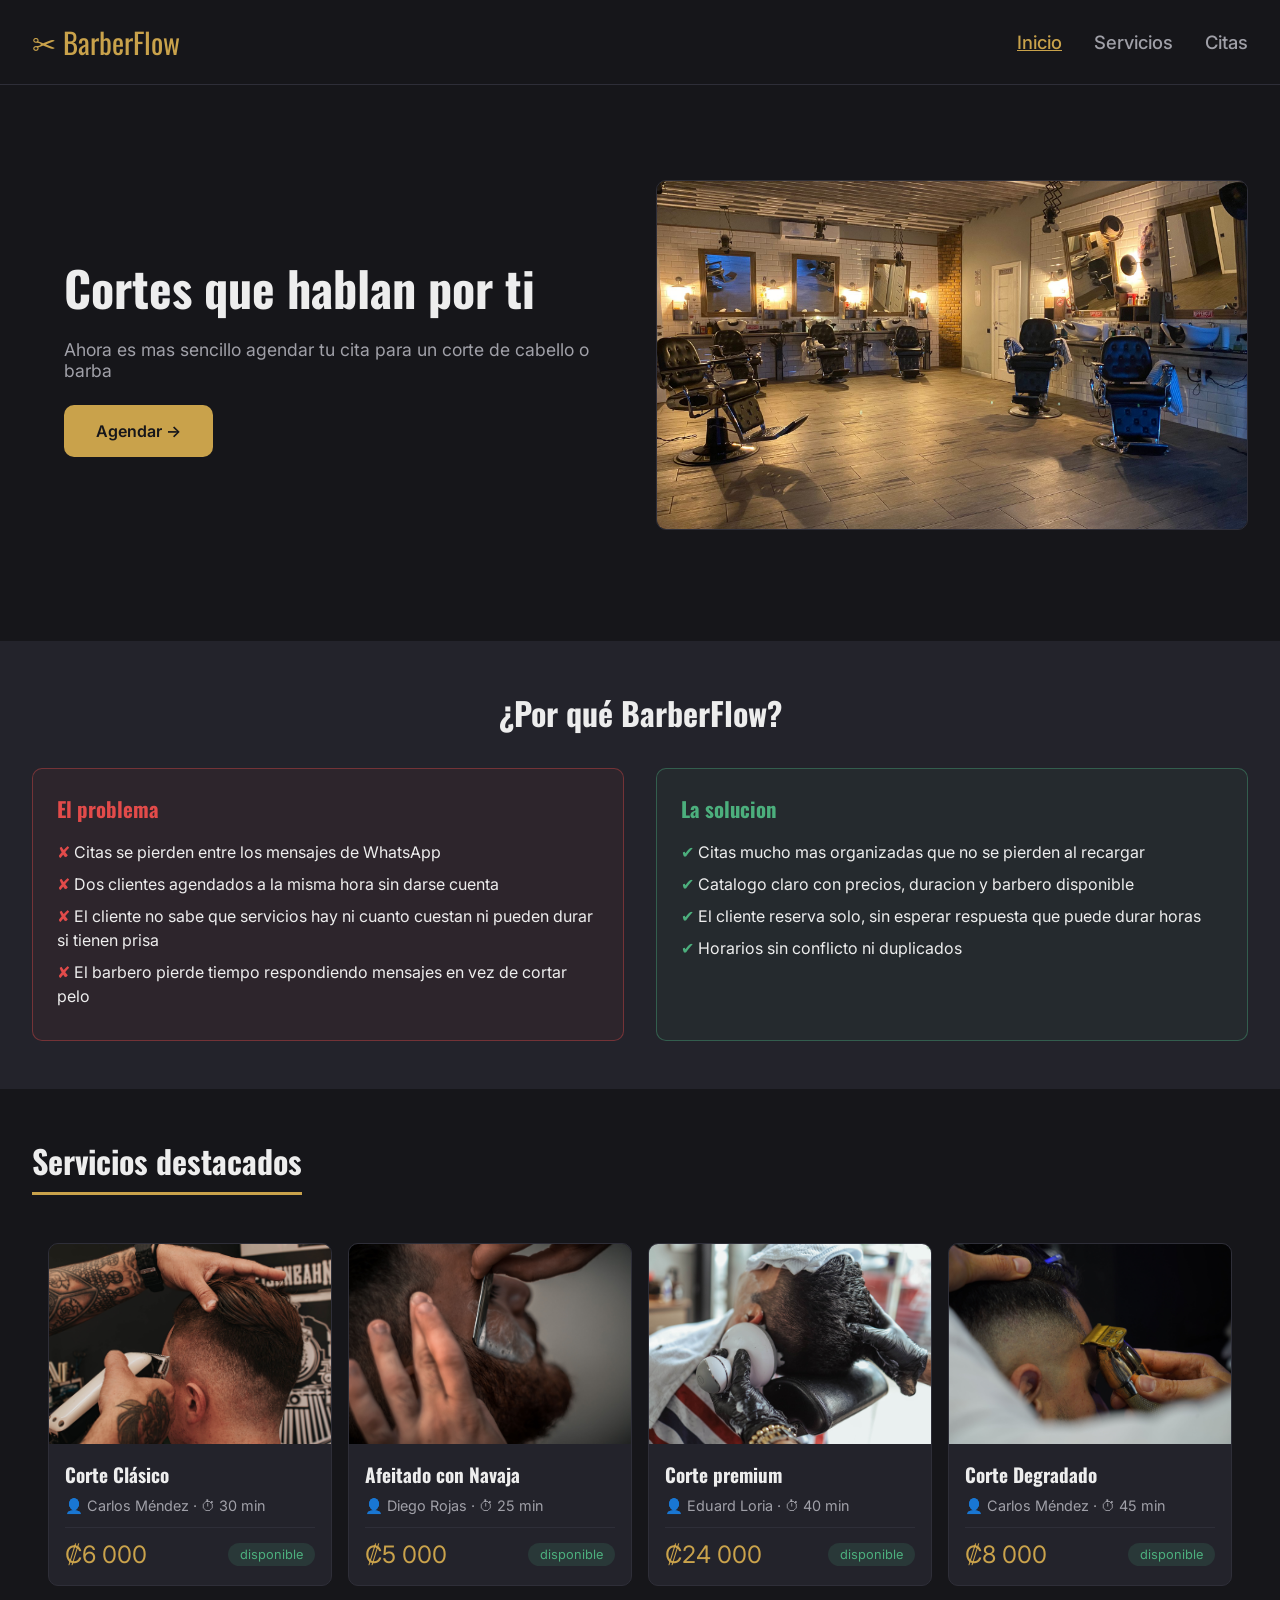
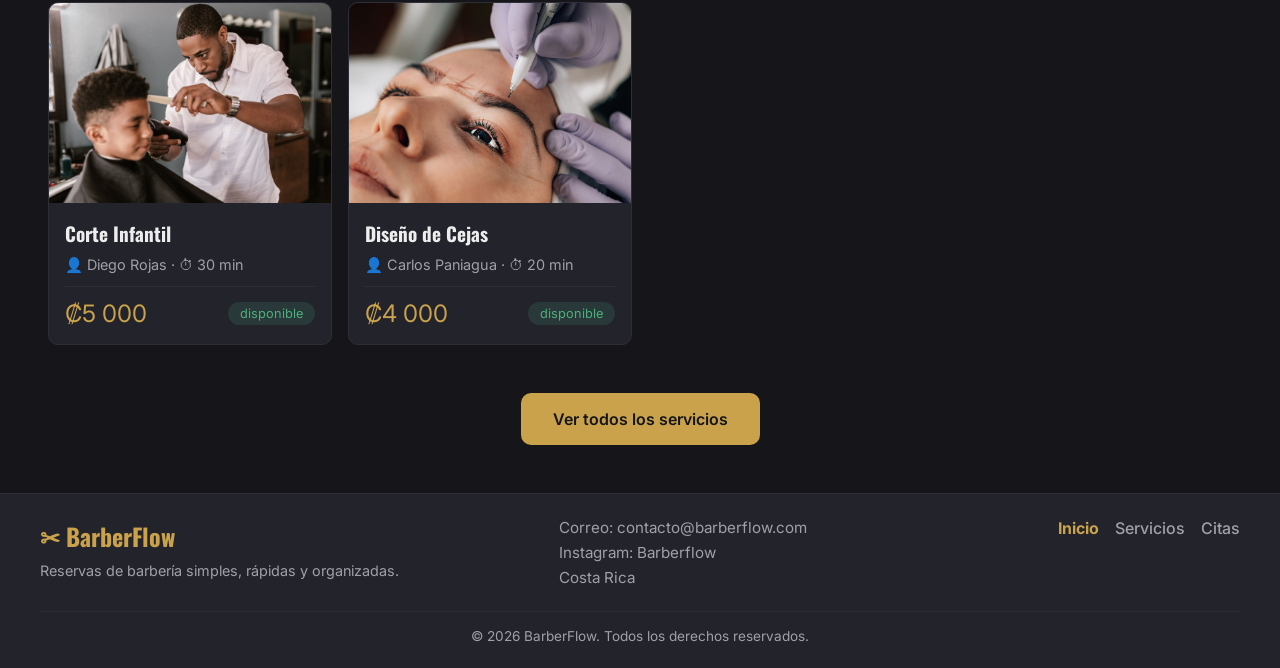
<file: index.html>
<!DOCTYPE html>
<html lang="es">
    <head>
        <meta charset="UTF-8">
        <meta name="viewport" content="width=device-width, initial-scale=1.0">
        <meta name = "description"
        content="BarberFlow es un sitio web el cual servira para agendar citas online y poder seleccionar el tipo de corte que se haran los clientes">
        <link rel="stylesheet" href="CSS/style.css">
        <title>BarberFlow</title>
    </head>

    <body>
        <header class="header">
            <a href="index.html" class="navbar__logo">✂ BarberFlow</a>
            <nav class="navbar">
                <ul class="navbar__menu">
                    <li><a href="index.html" class="navbar__link navbar__link--activo">Inicio</a></li>
                    <li><a href="servicios.html" class="navbar__link">Servicios</a></li>
                    <li><a href="citas.html" class="navbar__link">Citas</a></li>
                </ul>
            </nav>
        </header>
        
        <main>
            <section class="hero">
                <div class="hero--texto">
                <h1>Cortes que hablan por ti</h1>
                <p>Ahora es mas sencillo agendar tu cita para un corte de cabello o barba</p>
                <a href="citas.html" class="btn btn--primario">Agendar →</a>
                </div>

                <div class="hero--imagen">
                    <img src="img/barberia.jpg"
                        alt="Imagen representativa de una barberia" width="875">
                </div>


            </section>

                <section class="problem-solution">

                    <h2>¿Por qué BarberFlow?</h2>

                    <div class="problem-card">
                        <h3>El problema</h3>
                        <ul>
                            <li>Citas se pierden entre los mensajes de WhatsApp</li>
                            <li>Dos clientes agendados a la misma hora sin darse cuenta</li>
                            <li>El cliente no sabe que servicios hay ni cuanto cuestan ni pueden durar si tienen prisa</li>
                            <li>El barbero pierde tiempo respondiendo mensajes en vez de cortar pelo</li>
                        </ul>
                    </div>

                    <div class="solution-card">
                        <h3>La solucion</h3>
                        <ul>
                            <li>Citas mucho mas organizadas que no se pierden al recargar</li>
                            <li>Catalogo claro con precios, duracion y barbero disponible</li>
                            <li>El cliente reserva solo, sin esperar respuesta que puede durar horas</li>
                            <li>Horarios sin conflicto ni duplicados</li>
                        </ul>
                    </div>

                </section>
                
                <section class="servicios-destacados">
                    <h2>Servicios destacados</h2>

                    <div class="servicios-grid" id="servicios-destacados-grid"></div>

                    <div class="btn-ver-mas">
                        <a href="servicios.html" class="btn btn--primario">
                            Ver todos los servicios
                        </a>
                    </div>
                </section>
        </main>

        <footer class="footer">
    <div class="footer__contenido">

        <div class="footer__marca">
            <h3>✂ BarberFlow</h3>
            <p>Reservas de barbería simples, rápidas y organizadas.</p>
        </div>

        <address class="footer__contacto">
                <span>Correo: contacto@barberflow.com</span>
                <span>Instagram: Barberflow</span>
                <span>Costa Rica</span>
            </address>

        <nav class="footer__nav">
            <a href="index.html" class="footer__link footer__link--activo">Inicio</a>
            <a href="servicios.html" class="footer__link">Servicios</a>
            <a href="citas.html" class="footer__link">Citas</a>
        </nav>

    </div>

    <p class="footer__copy">
        &copy; 2026 BarberFlow. Todos los derechos reservados.
    </p>
</footer>
        <script src="JS/main.js"></script>
    </body>
</html>
</file>
<file: CSS/style.css>
@import url('https://fonts.googleapis.com/css2?family=Oswald:wght@400;500;600&family=Inter:wght@400;500;600&display=swap');

/* ============================= */
/* VARIABLES GENERALES */
/* ============================= */

:root {
    --color-fondo: #16161A;
    --color-superficie: #23232B;
    --color-borde: #2E2E38;
    --color-acentoDorado: #C9A24B;
    --color-textoPrincipal: #ededed;
    --color-textoSuave: #A0A0A8;

    --fuente-titulos: 'Oswald', sans-serif;
    --fuente-cuerpo: 'Inter', sans-serif;

    --radio: 10px;
}

/* ============================= */
/* RESET BÁSICO */
/* ============================= */

* {
    margin: 0;
    padding: 0;
    box-sizing: border-box;
}

body {
    background-color: var(--color-fondo);
    color: var(--color-textoPrincipal);
    font-family: var(--fuente-cuerpo);
}

img {
    max-width: 100%;
    display: block;
}

/* ============================= */
/* HEADER Y NAVEGACIÓN */
/* ============================= */

.header {
    display: flex;
    justify-content: space-between;
    align-items: center;
    padding: 1.3rem 2rem;
    border-bottom: 1px solid var(--color-borde);
}

.navbar__logo {
    color: var(--color-acentoDorado);
    font-family: var(--fuente-titulos);
    font-size: 1.8rem;
    text-decoration: none;
}

.navbar__menu {
    list-style: none;
    display: flex;
    gap: 2rem;
}

.navbar__link {
    color: var(--color-textoSuave);
    text-decoration: none;
    font-size: 1.15rem;
    font-family: var(--fuente-cuerpo);
    font-weight: 500;
    transition: color 0.3s ease;
}

.navbar__link:hover {
    color: var(--color-acentoDorado);
}

.navbar__link--activo {
    color: var(--color-acentoDorado);
    text-decoration: underline;
}

/* ============================= */
/* BOTONES GENERALES */
/* ============================= */

.btn--primario {
    display: inline-block;
    background-color: var(--color-acentoDorado);
    color: var(--color-fondo);
    padding: 1rem 2rem;
    border-radius: var(--radio);
    text-decoration: none;
    font-weight: 600;
    border: none;
    cursor: pointer;
    text-align: center;
    transition: background-color 0.3s ease, transform 0.2s ease;
}

.btn--primario:hover {
    background-color: #e0b957;
    transform: translateY(-2px);
}

.btn--primario:active {
    transform: translateY(0);
}

.btn--secundario {
    background-color: transparent;
    color: var(--color-acentoDorado);
    border: 1px solid var(--color-acentoDorado);
    padding: 0.75rem 1.5rem;
    border-radius: var(--radio);
    cursor: pointer;
    font-weight: 600;
    text-align: center;
    transition: background-color 0.3s ease, color 0.3s ease, transform 0.2s ease;
}

.btn--secundario:hover {
    background-color: var(--color-acentoDorado);
    color: var(--color-fondo);
    transform: translateY(-2px);
}

.btn--secundario:active {
    transform: translateY(0);
}

/* ============================= */
/* PÁGINA DE INICIO */
/* ============================= */

.hero {
    display: grid;
    grid-template-columns: 1fr 1fr;
    align-items: center;
    padding: 5rem 2rem;
    min-height: 60vh;
    gap: 2rem;
}

.hero--texto {
    padding-left: 2rem;
}

.hero h1 {
    font-family: var(--fuente-titulos);
    font-size: 3rem;
    color: var(--color-textoPrincipal);
    margin-bottom: 1rem;
}

.hero p {
    color: var(--color-textoSuave);
    font-size: 1.1rem;
    margin-bottom: 1.5rem;
}

.hero--imagen {
    background-color: var(--color-superficie);
    border: 1px solid var(--color-borde);
    border-radius: var(--radio);
    height: 350px;
    display: flex;
    align-items: center;
    justify-content: center;
    overflow: hidden;
}

.hero--imagen img {
    width: 100%;
    height: 100%;
    object-fit: cover;
}

/* ============================= */
/* PROBLEMA Y SOLUCIÓN */
/* ============================= */

.problem-solution {
    display: grid;
    grid-template-columns: 1fr 1fr;
    gap: 2rem;
    padding: 3rem 2rem;
    margin-top: 1rem;
    background-color: var(--color-superficie);
}

.problem-solution h2 {
    grid-column: 1 / -1;
    font-family: var(--fuente-titulos);
    text-align: center;
    font-size: 2rem;
}

.section-description {
    grid-column: 1 / -1;
    color: var(--color-textoSuave);
    text-align: center;
    max-width: 850px;
    margin: 0 auto;
    line-height: 1.6;
}

.problem-card,
.solution-card {
    border-radius: var(--radio);
    padding: 1.5rem;
    border: 1px solid transparent;
}

.problem-card {
    background-color: rgba(226, 75, 74, 0.05);
    border-color: rgba(226, 75, 74, 0.4);
}

.problem-card h3 {
    color: #E24B4A;
    font-family: var(--fuente-titulos);
    font-size: 1.3rem;
    margin-bottom: 1rem;
}

.problem-card ul,
.solution-card ul {
    list-style: none;
}

.problem-card li,
.solution-card li {
    margin-bottom: 0.5rem;
    line-height: 1.5;
}

.problem-card li::before {
    content: "✘  ";
    color: #E24B4A;
}

.solution-card {
    background-color: rgba(76, 175, 125, 0.05);
    border-color: rgba(76, 175, 125, 0.4);
}

.solution-card h3 {
    color: #4CAF7D;
    font-family: var(--fuente-titulos);
    font-size: 1.3rem;
    margin-bottom: 1rem;
}

.solution-card li::before {
    content: "✔  ";
    color: #4CAF7D;
}

/* ============================= */
/* SERVICIOS DESTACADOS */
/* ============================= */

.servicios-destacados {
    padding: 3rem 2rem;
}

.servicios-destacados h2 {
    font-family: var(--fuente-titulos);
    font-size: 2rem;
    color: var(--color-textoPrincipal);
    margin-bottom: 2rem;
    padding-bottom: 0.5rem;
    border-bottom: 3px solid var(--color-acentoDorado);
    display: inline-block;
}

.btn-ver-mas {
    text-align: center;
    margin-top: 2rem;
}

/* ============================= */
/* TARJETAS DE SERVICIOS */
/* ============================= */

.servicios-grid {
    display: grid;
    grid-template-columns: repeat(auto-fill, minmax(280px, 1fr));
    gap: 1rem;
    padding: 1rem;
}

.servicio-card {
    background-color: var(--color-superficie);
    border: 1px solid var(--color-borde);
    border-radius: var(--radio);
    overflow: hidden;
    transition: border-color 0.3s ease, transform 0.2s ease;
}

.servicio-card:hover {
    border-color: var(--color-acentoDorado);
    transform: translateY(-2px);
}

.servicio-card__image {
    height: 200px;
    overflow: hidden;
}

.servicio-card__image img {
    width: 100%;
    height: 100%;
    object-fit: cover;
}

.servicio-card__body {
    padding: 1rem;
}

.servicio-card__body h3 {
    font-family: var(--fuente-titulos);
    font-size: 1.2rem;
    margin-bottom: 0.5rem;
}

.servicio-card__body p {
    color: var(--color-textoSuave);
    font-size: 0.9rem;
    margin-bottom: 0.25rem;
}

.servicio-card__meta {
    color: var(--color-textoSuave);
    font-size: 0.85rem;
    margin: 0.5rem 0;
}

.servicio-card__footer {
    display: flex;
    justify-content: space-between;
    align-items: center;
    gap: 1rem;
    margin-top: 0.75rem;
    padding-top: 0.75rem;
    border-top: 1px solid var(--color-borde);
}

.servicio-card__precio {
    color: var(--color-acentoDorado);
    font-size: 1.5rem;
}

/* Estados de servicios */
.estado-disponible,
.estado-no-disponible {
    padding: 0.25rem 0.75rem;
    border-radius: 20px;
    font-size: 0.8rem;
    white-space: nowrap;
}

.estado-disponible {
    background-color: rgba(76, 175, 125, 0.15);
    color: #4CAF7D;
}

.estado-no-disponible {
    background-color: rgba(226, 75, 74, 0.15);
    color: #E24B4A;
}

/* Botón para agregar servicio a cita */
.agregar-cita-btn {
    width: 100%;
    margin-top: 1rem;
    padding: 0.75rem 1rem;
    border: 1px solid var(--color-acentoDorado);
    border-radius: var(--radio);
    background-color: var(--color-acentoDorado);
    color: var(--color-fondo);
    font-family: var(--fuente-cuerpo);
    font-size: 0.95rem;
    font-weight: 700;
    cursor: pointer;
    transition: transform 0.2s ease, background-color 0.3s ease, box-shadow 0.3s ease;
}

.agregar-cita-btn:hover {
    transform: translateY(-2px);
    box-shadow: 0 4px 12px rgba(201, 162, 75, 0.35);
}

.agregar-cita-btn:active {
    transform: translateY(0);
}

/* ============================= */
/* ENCABEZADO INTERNO DE PÁGINAS */
/* ============================= */

.page-header {
    background-color: var(--color-superficie);
    padding: 3rem 2rem;
    margin-bottom: 1rem;
}

.page-header h1 {
    font-family: var(--fuente-titulos);
    font-size: 3rem;
    color: var(--color-textoPrincipal);
    margin-bottom: 1rem;
}

.page-header p {
    color: var(--color-textoSuave);
    font-size: 1.1rem;
    margin-bottom: 1.5rem;
    line-height: 1.6;
}

/* ============================= */
/* PÁGINA DE SERVICIOS */
/* ============================= */

.busqueda-section {
    padding: 1rem;
    display: flex;
    flex-direction: column;
    gap: 1rem;
}

.busqueda-section label {
    display: block;
    color: var(--color-textoPrincipal);
    font-weight: 600;
    margin-bottom: 0.5rem;
}

.busqueda-section input {
    width: 100%;
    background-color: var(--color-superficie);
    border: 1px solid var(--color-borde);
    border-radius: var(--radio);
    color: var(--color-textoPrincipal);
    padding: 0.75rem;
    font-family: var(--fuente-cuerpo);
    font-size: 1.2rem;
}

.busqueda-section input:focus {
    outline: none;
    border-color: var(--color-acentoDorado);
}

/* Filtros de servicios */
.filtros {
    display: flex;
    gap: 1rem;
    flex-wrap: wrap;
}

.filtro-btn {
    background-color: var(--color-superficie);
    border: 1px solid var(--color-borde);
    border-radius: 20px;
    color: var(--color-textoSuave);
    padding: 1rem 1.6rem;
    cursor: pointer;
    transition: border-color 0.3s ease, color 0.3s ease, transform 0.2s ease;
    font-size: 1rem;
}

.filtro-btn:hover {
    border-color: var(--color-acentoDorado);
    color: var(--color-textoPrincipal);
    transform: translateY(-2px);
}

.filtro-btn--activo {
    background-color: var(--color-acentoDorado);
    color: var(--color-fondo);
    border-color: var(--color-acentoDorado);
    font-weight: 600;
}

/* Estado vacío de búsqueda */
#sin-resultados {
    display: none;
    color: var(--color-textoSuave);
    text-align: center;
    padding: 1rem;
}

/* Estadísticas */
.estadisticas {
    display: grid;
    grid-template-columns: 1fr 1fr 1fr;
    gap: 2rem;
    padding: 1rem;
    margin: 1rem;
    background-color: var(--color-superficie);
    border: 1px solid var(--color-borde);
    border-radius: 15px;
}

.estadistica {
    text-align: center;
}

.estadistica span {
    font-size: 2rem;
    color: var(--color-acentoDorado);
    font-family: var(--fuente-titulos);
    display: block;
}

.estadistica p {
    color: var(--color-textoSuave);
    font-size: 0.85rem;
}

/* Botón de favoritos */
.favorito-btn {
    background-color: var(--color-superficie);
    border: 1px solid var(--color-borde);
    border-radius: 50%;
    width: 36px;
    height: 36px;
    font-size: 1.1rem;
    cursor: pointer;
    transition: all 0.2s ease;
    display: flex;
    align-items: center;
    justify-content: center;
    float: right;
}

.favorito-btn:hover {
    border-color: #E24B4A;
    transform: scale(1.1);
}

.favorito-activo {
    background-color: rgba(226, 75, 74, 0.15);
    border-color: #E24B4A;
    color: #E24B4A;
}

/* ============================= */
/* CATÁLOGO DE PRODUCTOS */
/* ============================= */

.catalogo-productos {
    padding: 3rem 2rem;
    border-top: 1px solid var(--color-borde);
    margin-top: 2rem;
}

.catalogo-productos h2 {
    font-family: var(--fuente-titulos);
    font-size: 2rem;
    margin-bottom: 0.5rem;
}

.catalogo-aviso {
    color: var(--color-textoSuave);
    font-size: 0.9rem;
    margin-bottom: 2rem;
    padding: 0.75rem 1rem;
    background-color: var(--color-superficie);
    border-radius: var(--radio);
    border-left: 3px solid var(--color-acentoDorado);
}

.productos-grid {
    display: grid;
    grid-template-columns: repeat(auto-fill, minmax(220px, 1fr));
    gap: 1rem;
}

.producto-card {
    background-color: var(--color-superficie);
    border: 1px solid var(--color-borde);
    border-radius: var(--radio);
    overflow: hidden;
    transition: border-color 0.3s ease, transform 0.2s ease;
}

.producto-card:hover {
    border-color: var(--color-acentoDorado);
    transform: translateY(-2px);
}

.producto-card__imagen {
    height: 160px;
    overflow: hidden;
    background-color: var(--color-fondo);
}

.producto-card__imagen img {
    width: 100%;
    height: 100%;
    object-fit: cover;
}

.producto-card__body {
    padding: 1rem;
}

.producto-card__body h3 {
    font-family: var(--fuente-titulos);
    font-size: 1.1rem;
    margin-bottom: 0.5rem;
}

.producto-card__body p {
    color: var(--color-textoSuave);
    font-size: 0.85rem;
    margin-bottom: 0.75rem;
    line-height: 1.5;
}

.producto-card__precio {
    color: var(--color-acentoDorado);
    font-size: 1.2rem;
    font-weight: 600;
}

/* ============================= */
/* PÁGINA DE CITAS */
/* ============================= */

.citas-layout {
    display: grid;
    grid-template-columns: 2fr 1fr;
    gap: 2rem;
    padding: 2rem;
    align-items: start;
}

.form-cita,
.resumen-cita,
.citas-registradas {
    background-color: var(--color-superficie);
    border: 1px solid var(--color-borde);
    border-radius: var(--radio);
    padding: 1.5rem;
}

.form-cita h2,
.resumen-cita h2,
.citas-registradas h2 {
    font-family: var(--fuente-titulos);
    color: var(--color-textoPrincipal);
    margin-bottom: 1rem;
}

.form-seccion-titulo {
    margin-top: 2rem;
    padding-top: 1.25rem;
    border-top: 1px solid var(--color-borde);
    font-family: var(--fuente-titulos);
    color: var(--color-textoPrincipal);
}

/* Formulario */
.form-grupo {
    display: flex;
    flex-direction: column;
    gap: 0.4rem;
    margin-bottom: 1rem;
}

.form-grupo label {
    color: var(--color-textoPrincipal);
    font-weight: 600;
}

.form-grupo input,
.form-grupo select,
.form-grupo textarea {
    background-color: var(--color-fondo);
    border: 1px solid var(--color-borde);
    border-radius: var(--radio);
    color: var(--color-textoPrincipal);
    padding: 0.75rem;
    font-family: var(--fuente-cuerpo);
}

.form-grupo input:focus,
.form-grupo select:focus,
.form-grupo textarea:focus {
    outline: none;
    border-color: var(--color-acentoDorado);
}

/* Validación visual de campos */
.form-grupo input.input-error,
.form-grupo select.input-error,
.form-grupo textarea.input-error {
    border-color: #ff6b6b;
}

.form-grupo input.input-success,
.form-grupo select.input-success,
.form-grupo textarea.input-success {
    border-color: #4CAF7D;
}

.form-cita .campos-dobles {
    display: grid;
    grid-template-columns: 1fr 1fr;
    gap: 1rem;
}

.mensaje-error {
    color: #ff6b6b;
    font-size: 0.85rem;
    min-height: 1rem;
}

.mensaje-formulario {
    margin-top: 1rem;
    color: var(--color-acentoDorado);
    font-weight: 600;
}

/* Acciones del formulario */
.acciones-form {
    display: flex;
    gap: 1rem;
    flex-wrap: wrap;
    margin-top: 1rem;
}

.acciones-form .btn--primario {
    padding: 0.9rem 2.5rem;
    font-size: 1rem;
}

/* Selector de servicios */
.servicio-selector {
    display: grid;
    grid-template-columns: 1fr auto;
    gap: 1rem;
    align-items: center;
}

.servicios-agregados {
    margin-top: 1rem;
}

.servicios-agregados h3 {
    font-family: var(--fuente-titulos);
    font-size: 1.2rem;
    margin-bottom: 0.75rem;
}

.servicios-cita {
    display: grid;
    gap: 0.75rem;
}

.servicio-agregado-item {
    display: flex;
    justify-content: space-between;
    align-items: center;
    gap: 1rem;
    background-color: var(--color-fondo);
    border: 1px solid var(--color-borde);
    border-radius: var(--radio);
    padding: 0.75rem;
}

.servicio-agregado-info {
    display: flex;
    flex-direction: column;
    gap: 0.25rem;
}

.servicio-agregado-info strong {
    color: var(--color-textoPrincipal);
}

.servicio-agregado-info span {
    color: var(--color-acentoDorado);
    font-weight: 600;
}

.btn-quitar-servicio {
    background-color: transparent;
    color: #ff6b6b;
    border: 1px solid rgba(255, 107, 107, 0.5);
    border-radius: var(--radio);
    padding: 0.4rem 0.75rem;
    cursor: pointer;
}

.btn-quitar-servicio:hover {
    background-color: rgba(255, 107, 107, 0.1);
}

/* ============================= */
/* RESUMEN DE CITA */
/* ============================= */

.resumen-item,
.resumen-total {
    display: flex;
    justify-content: space-between;
    gap: 1rem;
    border-bottom: 1px solid var(--color-borde);
    padding: 0.75rem 0;
}

.resumen-item span,
.resumen-total span {
    color: var(--color-textoSuave);
}

.resumen-item strong,
.resumen-total strong {
    color: var(--color-textoPrincipal);
    text-align: right;
}

.resumen-total {
    margin-top: 1rem;
    font-size: 1.1rem;
}

.resumen-total strong {
    color: var(--color-acentoDorado);
}

.resumen-servicios-lista {
    display: grid;
    gap: 0.5rem;
    width: 100%;
}

.resumen-servicio-linea {
    display: flex;
    justify-content: space-between;
    gap: 1rem;
    color: var(--color-textoPrincipal);
    font-size: 0.95rem;
}

.resumen-servicio-linea span {
    font-weight: 600;
}

.resumen-servicio-linea strong {
    color: var(--color-acentoDorado);
    white-space: nowrap;
}

.nota-pago {
    margin-top: 1rem;
    color: var(--color-textoSuave);
    font-size: 0.9rem;
}

/* ============================= */
/* CITAS REGISTRADAS */
/* ============================= */

.citas-registradas {
    margin: 2rem;
}

.texto-ayuda {
    color: var(--color-textoSuave);
    margin-bottom: 1rem;
}

.lista-citas {
    display: grid;
    gap: 1rem;
}

.estado-vacio {
    color: var(--color-textoSuave);
    text-align: center;
    padding: 1rem;
    border: 1px dashed var(--color-borde);
    border-radius: var(--radio);
}

/* Tarjeta de cita */
.cita-card {
    background-color: var(--color-fondo);
    border: 1px solid var(--color-borde);
    border-radius: var(--radio);
    padding: 0.75rem 1rem;
    cursor: pointer;
    transition: border-color 0.3s ease, transform 0.2s ease;
}

.cita-card:hover {
    border-color: var(--color-acentoDorado);
    transform: translateY(-2px);
}

.cita-card__encabezado {
    display: flex;
    justify-content: space-between;
    align-items: center;
    gap: 1rem;
}

.cita-card__encabezado h3 {
    font-family: var(--fuente-titulos);
    font-size: 1.15rem;
    color: var(--color-textoPrincipal);
    margin-bottom: 0.1rem;
}

.cita-card__encabezado p {
    color: var(--color-textoSuave);
    font-size: 0.85rem;
}

.cita-card__resumen {
    display: flex;
    flex-direction: column;
    align-items: flex-end;
    gap: 0.4rem;
}

.cita-card__detalle {
    display: none;
    margin-top: 0.75rem;
    padding-top: 0.75rem;
    border-top: 1px solid var(--color-borde);
}

.cita-card--abierta .cita-card__detalle {
    display: grid;
    grid-template-columns: 1fr 1fr;
    gap: 0.5rem 1.5rem;
}

.cita-card__detalle p {
    color: var(--color-textoSuave);
    font-size: 0.88rem;
    padding: 0.4rem 0;
    border-bottom: 1px solid var(--color-borde);
    margin: 0;
}

.cita-card__detalle strong {
    color: var(--color-textoPrincipal);
}

.detalle-total {
    grid-column: 1 / -1;
    font-size: 1rem !important;
    color: var(--color-acentoDorado) !important;
    border-bottom: none !important;
    padding-top: 0.5rem !important;
}

/* Control de estado de cita */
.cita-estado-control {
    grid-column: 1 / -1;
    display: grid;
    gap: 0.3rem;
    margin-top: 0.4rem;
    max-width: 240px;
}

.cita-estado-control label {
    color: var(--color-textoPrincipal);
    font-weight: 600;
}

.select-estado-cita {
    background-color: var(--color-fondo);
    border: 1px solid var(--color-borde);
    border-radius: var(--radio);
    color: var(--color-textoPrincipal);
    padding: 0.5rem 0.6rem;
    font-family: var(--fuente-cuerpo);
}

.select-estado-cita:focus {
    outline: none;
    border-color: var(--color-acentoDorado);
}

/* Botón eliminar cita */
.btn-eliminar-cita {
    grid-column: 1 / -1;
    margin-top: 0.55rem;
    width: fit-content;
    padding: 0.45rem 0.85rem;
    border: 1px solid rgba(255, 107, 107, 0.5);
    border-radius: var(--radio);
    background-color: transparent;
    color: #ff6b6b;
    font-weight: 600;
    cursor: pointer;
    transition: background-color 0.3s ease, transform 0.2s ease;
}

.btn-eliminar-cita:hover {
    background-color: rgba(255, 107, 107, 0.1);
    transform: translateY(-2px);
}

/* Estados de cita */
.estado-cita {
    padding: 0.25rem 0.75rem;
    border-radius: 20px;
    font-size: 0.8rem;
    font-weight: 600;
    text-transform: capitalize;
}

.estado-cita--pendiente {
    background-color: rgba(201, 162, 75, 0.15);
    color: var(--color-acentoDorado);
}

.estado-cita--terminado {
    background-color: rgba(76, 175, 125, 0.15);
    color: #4CAF7D;
}

.estado-cita--cancelada {
    background-color: rgba(226, 75, 74, 0.15);
    color: #E24B4A;
}

/* ============================= */
/* FOOTER */
/* ============================= */

.footer {
    background-color: var(--color-superficie);
    border-top: 1px solid var(--color-borde);
    padding: 1.5rem 2rem;
    color: var(--color-textoSuave);
}

.footer__contenido {
    display: grid;
    grid-template-columns: 1.5fr 1fr 1fr;
    gap: 2rem;
    align-items: start;
    max-width: 1200px;
    margin: 0 auto;
}

.footer__marca h3 {
    font-family: var(--fuente-titulos);
    color: var(--color-acentoDorado);
    font-size: 1.5rem;
    margin-bottom: 0.5rem;
}

.footer__marca p {
    font-size: 0.9rem;
    color: var(--color-textoSuave);
}

.footer__contacto {
    display: flex;
    flex-direction: column;
    gap: 0.4rem;
    font-style: normal;
    font-size: 0.95rem;
}

.footer__nav {
    display: flex;
    justify-content: flex-end;
    gap: 1rem;
    flex-wrap: wrap;
}

.footer__link {
    color: var(--color-textoSuave);
    text-decoration: none;
    font-weight: 500;
    transition: color 0.3s ease;
}

.footer__link:hover {
    color: var(--color-acentoDorado);
}

.footer__link--activo {
    color: var(--color-acentoDorado);
    font-weight: 700;
}

.footer__copy {
    max-width: 1200px;
    margin: 1.5rem auto 0;
    padding-top: 1rem;
    border-top: 1px solid var(--color-borde);
    text-align: center;
    font-size: 0.85rem;
    color: var(--color-textoSuave);
}

/* ============================= */
/* RESPONSIVE */
/* ============================= */

@media (max-width: 768px) {

    /* Header */
    .header {
        flex-direction: column;
        align-items: flex-start;
        gap: 1rem;
    }

    .navbar__menu {
        gap: 1rem;
        flex-wrap: wrap;
    }

    /* Inicio */
    .hero {
        grid-template-columns: 1fr;
        min-height: auto;
        padding: 2rem 1rem;
        text-align: center;
    }

    .hero--texto {
        padding-left: 0;
    }

    .hero h1 {
        font-size: 2rem;
    }

    .hero--imagen {
        height: 250px;
    }

    .problem-solution {
        grid-template-columns: 1fr;
        padding: 2rem 1rem;
    }

    /* Encabezados internos */
    .page-header {
        padding: 1.5rem 1rem;
    }

    .page-header h1 {
        font-size: 2rem;
    }

    /* Servicios */
    .estadisticas {
        grid-template-columns: 1fr;
    }

    .filtros {
        flex-wrap: wrap;
    }

    .filtro-btn {
        width: 100%;
    }

    /* Citas */
    .citas-layout {
        grid-template-columns: 1fr;
        padding: 1rem;
    }

    .form-cita .campos-dobles {
        grid-template-columns: 1fr;
    }

    .servicio-selector {
        grid-template-columns: 1fr;
    }

    .citas-registradas {
        margin: 1rem;
    }

    .acciones-form {
        flex-direction: column;
    }

    .btn--primario,
    .btn--secundario {
        width: 100%;
        text-align: center;
    }

    .resumen-item,
    .resumen-total {
        flex-direction: column;
    }

    .resumen-item strong,
    .resumen-total strong {
        text-align: left;
    }

    .servicio-agregado-item {
        align-items: flex-start;
        flex-direction: column;
    }

    .btn-quitar-servicio {
        width: 100%;
    }

    .cita-card__encabezado {
        flex-direction: column;
        align-items: flex-start;
    }

    .cita-card__resumen {
        align-items: flex-start;
    }

    .cita-card--abierta .cita-card__detalle {
        grid-template-columns: 1fr;
    }

    .cita-estado-control {
        max-width: 100%;
    }

    .btn-eliminar-cita {
        width: 100%;
    }

    /* Footer */
    .footer {
        padding: 1.5rem 1rem;
    }

    .footer__contenido {
        grid-template-columns: 1fr;
        text-align: center;
    }

    .footer__contacto {
        align-items: center;
    }

    .footer__nav {
        justify-content: center;
    }
}

/* ============================= */
/* RESPONSIVE para panatalla mas pequeña */
/* ============================= */

@media (max-width: 480px) {

    .navbar__logo {
        font-size: 1.5rem;
    }

    .navbar__link {
        font-size: 1rem;
    }

    .servicios-grid,
    .productos-grid {
        grid-template-columns: 1fr;
        padding: 0.75rem;
    }

    .servicio-card__footer {
        flex-direction: column;
        align-items: flex-start;
    }

    .page-header p {
        font-size: 1rem;
    }
}
</file>
